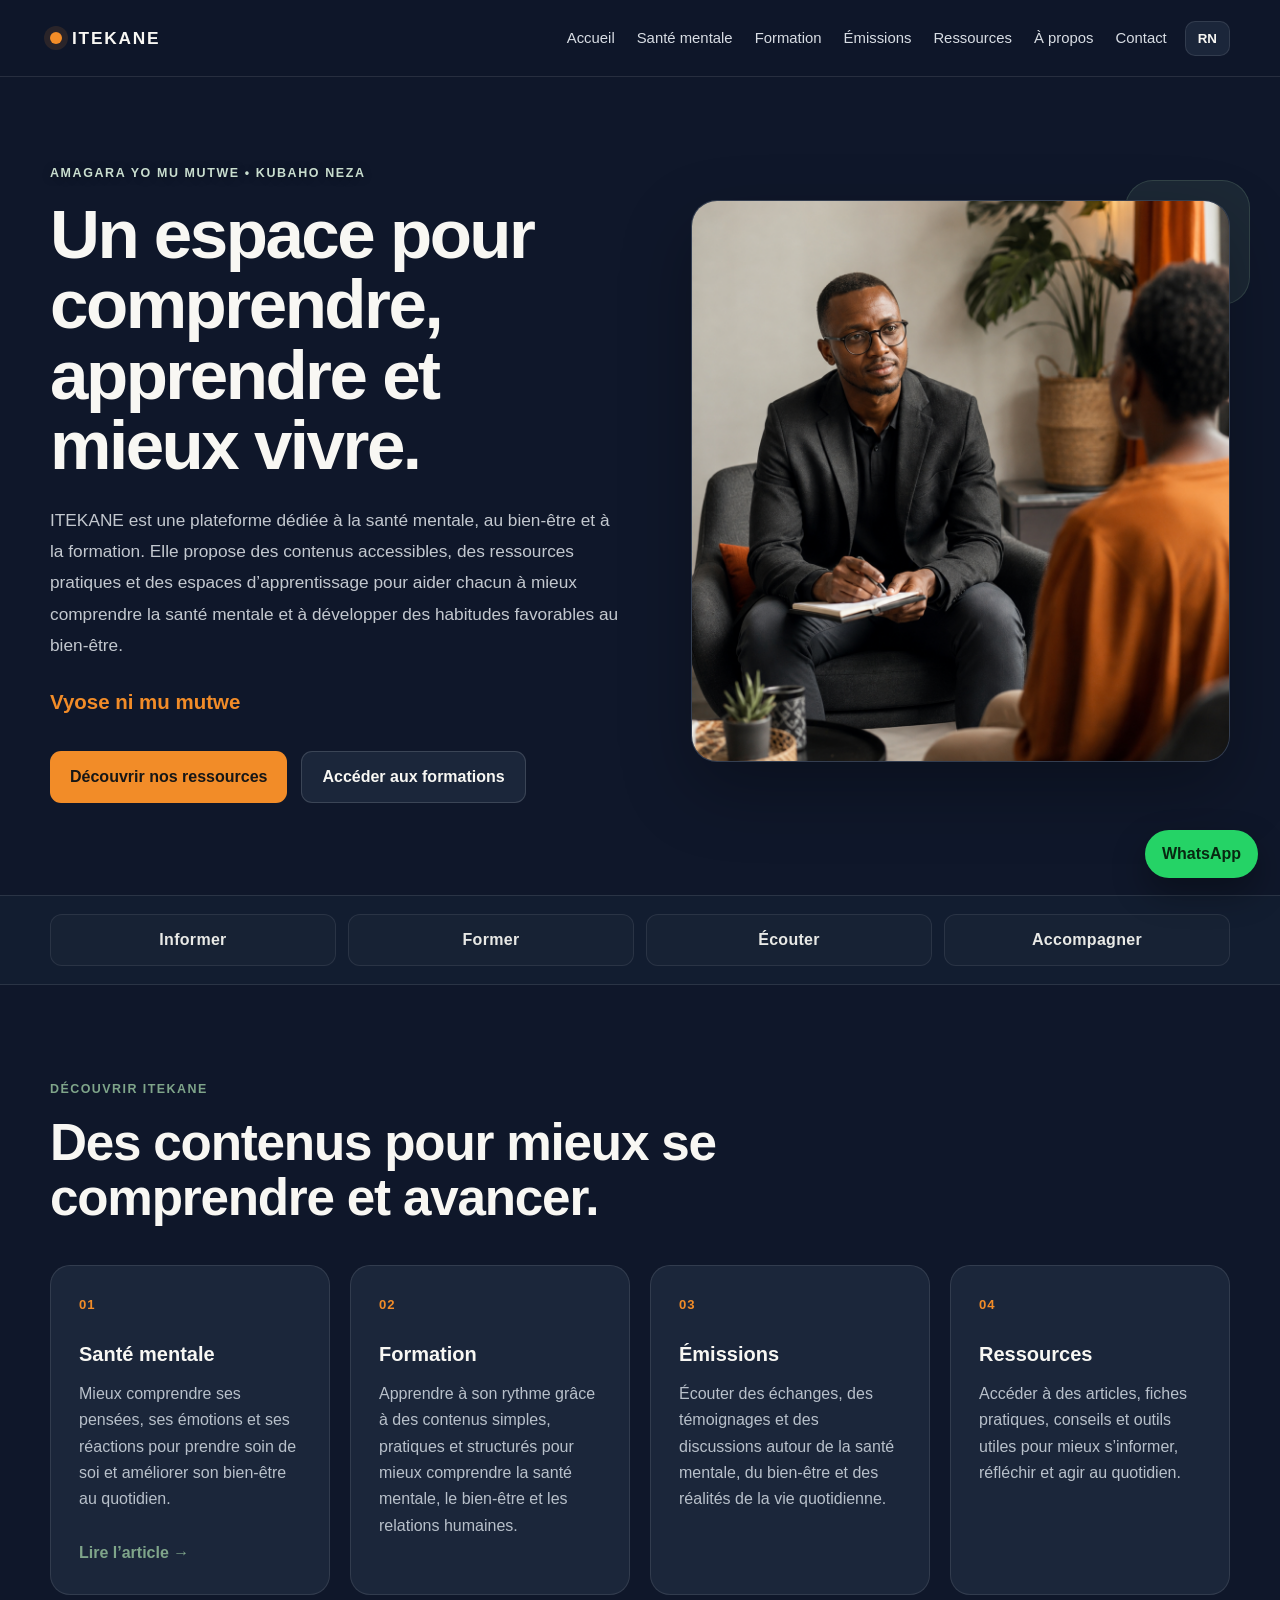
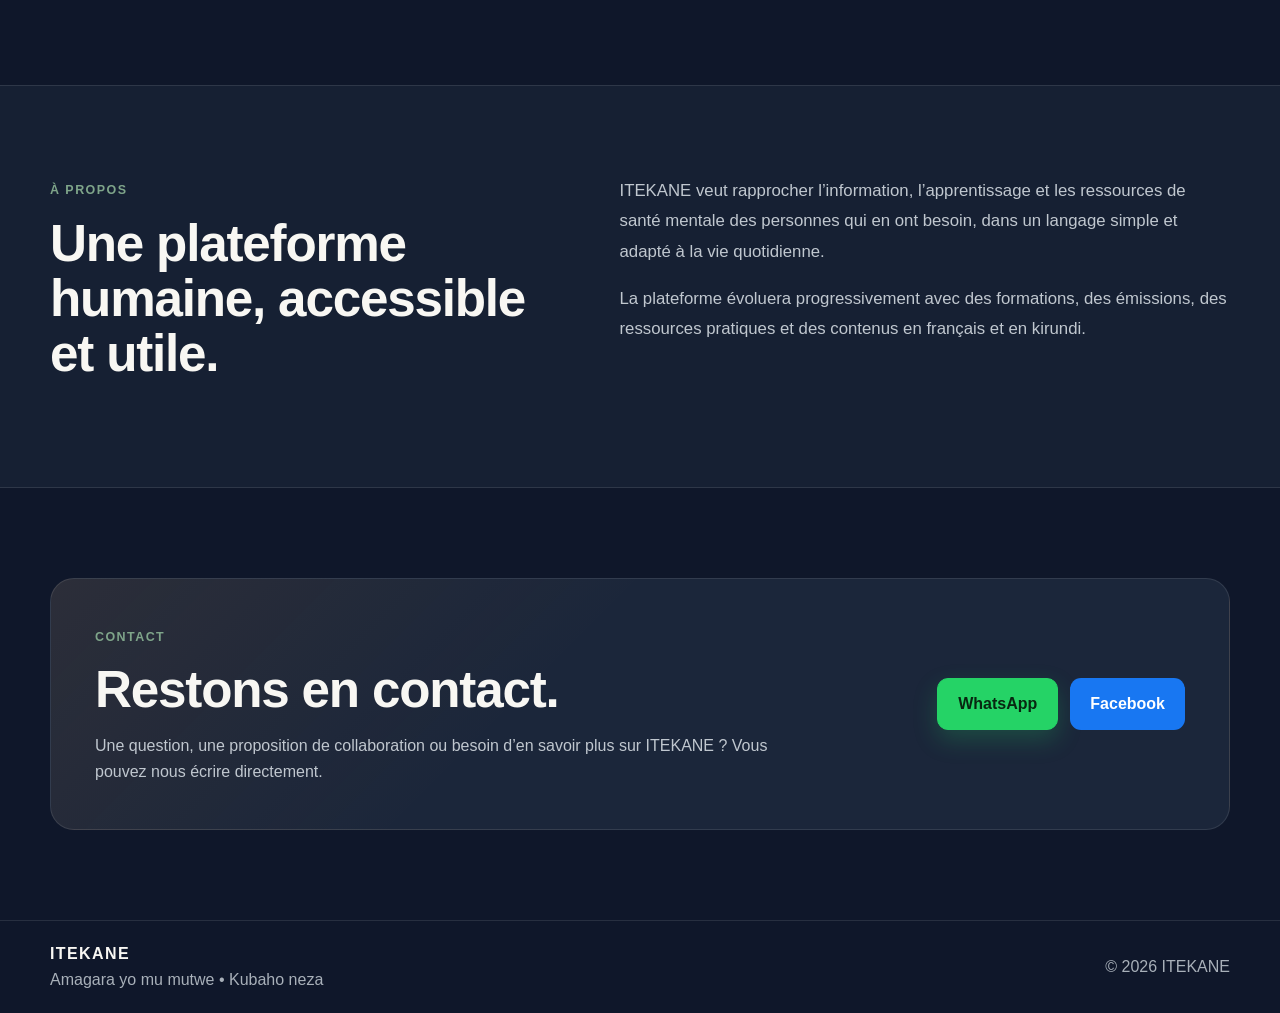
<file: index.html>
<!DOCTYPE html>
<html lang="fr">
<head>
  <meta charset="UTF-8" />
  <meta name="viewport" content="width=device-width, initial-scale=1.0" />
  <meta name="description" content="ITEKANE — Amagara yo mu mutwe • Kubaho neza. Plateforme de santé mentale, formation, émissions et ressources." />
  <title>ITEKANE | Santé mentale • Formation • Bien-être</title>
  <link rel="stylesheet" href="style.css" />
</head>
<body>

<header class="topbar">
  <div class="container nav-wrap">
    <a class="brand" href="#accueil" aria-label="Accueil ITEKANE">
      <span class="brand-dot" aria-hidden="true"></span>
      <span>ITEKANE</span>
    </a>

    <input type="checkbox" id="menu-toggle" class="menu-toggle" />
    <label for="menu-toggle" class="menu-button" aria-label="Ouvrir le menu">
      <span></span><span></span><span></span>
    </label>

    <nav class="nav">
      <a href="#accueil" data-fr="Accueil" data-rn="Ahabanza">Accueil</a>
      <a href="#sante-mentale" data-fr="Santé mentale" data-rn="Amagara yo mu mutwe">Santé mentale</a>
      <a href="#formation" data-fr="Formation" data-rn="Inyigisho">Formation</a>
      <a href="#emissions" data-fr="Émissions" data-rn="Ibiganiro">Émissions</a>
      <a href="#ressources" data-fr="Ressources" data-rn="Ubumenyi">Ressources</a>
      <a href="#apropos" data-fr="À propos" data-rn="Ibitwerekeye">À propos</a>
      <a href="#contact" data-fr="Contact" data-rn="Twandikire">Contact</a>
    </nav>

    <button id="langToggle" class="lang-btn" type="button" aria-label="Changer de langue">RN</button>
  </div>
</header>

<main>
  <section id="accueil" class="hero">
    <div class="container hero-grid">
      <div class="hero-copy">
        <p class="eyebrow"
           data-fr="Amagara yo mu mutwe • Kubaho neza"
           data-rn="Amagara yo mu mutwe • Kubaho neza">
          Amagara yo mu mutwe • Kubaho neza
        </p>

        <h1
          data-fr="Un espace pour comprendre, apprendre et mieux vivre."
          data-rn="Ikibanza co gutahura, kwiga no kubaho neza.">
          Un espace pour comprendre, apprendre et mieux vivre.
        </h1>

        <p class="lead"
           data-fr="ITEKANE est une plateforme dédiée à la santé mentale, au bien-être et à la formation. Elle propose des contenus accessibles, des ressources pratiques et des espaces d’apprentissage pour aider chacun à mieux comprendre la santé mentale et à développer des habitudes favorables au bien-être."
           data-rn="ITEKANE ni urubuga rwahariwe amagara yo mu mutwe, kubaho neza n’inyigisho. Rutanga ubumenyi bworoshe, ibikoresho ngirakamaro n’ivyigwa bifasha umuntu gutahura neza amagara yo mu mutwe no gutsimbataza ingeso zifasha kubaho neza.">
          ITEKANE est une plateforme dédiée à la santé mentale, au bien-être et à la formation. Elle propose des contenus accessibles, des ressources pratiques et des espaces d’apprentissage pour aider chacun à mieux comprendre la santé mentale et à développer des habitudes favorables au bien-être.
        </p>

        <p class="slogan">Vyose ni mu mutwe</p>

        <div class="hero-actions">
          <a class="btn btn-primary" href="#ressources"
             data-fr="Découvrir nos ressources"
             data-rn="Raba ubumenyi">
            Découvrir nos ressources
          </a>
          <a class="btn btn-secondary" href="#formation"
             data-fr="Accéder aux formations"
             data-rn="Ja ku nyigisho">
            Accéder aux formations
          </a>
        </div>
      </div>

      <div class="hero-visual">
        <div class="image-accent" aria-hidden="true"></div>
        <figure class="hero-photo">
          <img src="Plateforme-picture.png" alt="Écoute bienveillante et santé mentale" />
        </figure>
      </div>
    </div>
  </section>

  <section class="values-strip" aria-label="Valeurs ITEKANE">
    <div class="container values-grid">
      <div class="value-item" data-fr="Informer" data-rn="Kumenyesha">Informer</div>
      <div class="value-item" data-fr="Former" data-rn="Kwigisha">Former</div>
      <div class="value-item" data-fr="Écouter" data-rn="Kwumviriza">Écouter</div>
      <div class="value-item" data-fr="Accompagner" data-rn="Gufasha">Accompagner</div>
    </div>
  </section>

  <section id="sante-mentale" class="section">
    <div class="container">
      <div class="section-heading">
        <span data-fr="Découvrir ITEKANE" data-rn="Menya ITEKANE">Découvrir ITEKANE</span>
        <h2
          data-fr="Des contenus pour mieux se comprendre et avancer."
          data-rn="Ubumenyi bwo kwitahura neza no gutera imbere.">
          Des contenus pour mieux se comprendre et avancer.
        </h2>
      </div>

      <div class="grid four">
        <article class="card">
          <div class="card-number">01</div>
          <h3 data-fr="Santé mentale" data-rn="Amagara yo mu mutwe">Santé mentale</h3>
          <p
            data-fr="Mieux comprendre ses pensées, ses émotions et ses réactions pour prendre soin de soi et améliorer son bien-être au quotidien."
            data-rn="Gutahura neza ivyiyumviro, inyiyumvo n’ingene umuntu yitwara kugira yitwararike kandi arushirize kubaho neza buri musi.">
            Mieux comprendre ses pensées, ses émotions et ses réactions pour prendre soin de soi et améliorer son bien-être au quotidien.
          </p>
          <a class="card-link" href="comprendre-la-sante-mentale.html"
             data-fr="Lire l’article →"
             data-rn="Soma inkuru →">
            Lire l’article →
          </a>
        </article>

        <article id="formation" class="card">
          <div class="card-number">02</div>
          <h3 data-fr="Formation" data-rn="Inyigisho">Formation</h3>
          <p
            data-fr="Apprendre à son rythme grâce à des contenus simples, pratiques et structurés pour mieux comprendre la santé mentale, le bien-être et les relations humaines."
            data-rn="Kwiga ku muvuduko wawe biciye mu vyigwa vyoroshe, ngirakamaro kandi biteguye neza ku bijanye n’amagara yo mu mutwe, kubaho neza n’imigenderanire.">
            Apprendre à son rythme grâce à des contenus simples, pratiques et structurés pour mieux comprendre la santé mentale, le bien-être et les relations humaines.
          </p>
        </article>

        <article id="emissions" class="card">
          <div class="card-number">03</div>
          <h3 data-fr="Émissions" data-rn="Ibiganiro">Émissions</h3>
          <p
            data-fr="Écouter des échanges, des témoignages et des discussions autour de la santé mentale, du bien-être et des réalités de la vie quotidienne."
            data-rn="Kwumviriza ibiganiro, intahe n’ivyiyumviro ku magara yo mu mutwe, kubaho neza n’ubuzima bwa buri musi.">
            Écouter des échanges, des témoignages et des discussions autour de la santé mentale, du bien-être et des réalités de la vie quotidienne.
          </p>
        </article>

        <article id="ressources" class="card">
          <div class="card-number">04</div>
          <h3 data-fr="Ressources" data-rn="Ubumenyi">Ressources</h3>
          <p
            data-fr="Accéder à des articles, fiches pratiques, conseils et outils utiles pour mieux s’informer, réfléchir et agir au quotidien."
            data-rn="Kuronswa inkuru, impapuro ngirakamaro, impanuro n’ibikoresho bifasha kumenya, kwiyumvira no kugira ico ukoze buri musi.">
            Accéder à des articles, fiches pratiques, conseils et outils utiles pour mieux s’informer, réfléchir et agir au quotidien.
          </p>
        </article>
      </div>
    </div>
  </section>

  <section id="apropos" class="section section-soft">
    <div class="container about-grid">
      <div>
        <span class="section-kicker" data-fr="À propos" data-rn="Ibitwerekeye">À propos</span>
        <h2
          data-fr="Une plateforme humaine, accessible et utile."
          data-rn="Urubuga rw’abantu, rworoshe kandi ngirakamaro.">
          Une plateforme humaine, accessible et utile.
        </h2>
      </div>

      <div class="about-copy">
        <p
          data-fr="ITEKANE veut rapprocher l’information, l’apprentissage et les ressources de santé mentale des personnes qui en ont besoin, dans un langage simple et adapté à la vie quotidienne."
          data-rn="ITEKANE ishaka kwegera abantu bakeneye ubumenyi, inyigisho n’ibikoresho vy’amagara yo mu mutwe, mu mvugo yoroshe kandi ihuye n’ubuzima bwa buri musi.">
          ITEKANE veut rapprocher l’information, l’apprentissage et les ressources de santé mentale des personnes qui en ont besoin, dans un langage simple et adapté à la vie quotidienne.
        </p>
        <p
          data-fr="La plateforme évoluera progressivement avec des formations, des émissions, des ressources pratiques et des contenus en français et en kirundi."
          data-rn="Urubuga ruzogenda rwaguka rufise inyigisho, ibiganiro, ibikoresho ngirakamaro n’ibirimo mu gifaransa no mu kirundi.">
          La plateforme évoluera progressivement avec des formations, des émissions, des ressources pratiques et des contenus en français et en kirundi.
        </p>
      </div>
    </div>
  </section>

  <section id="contact" class="section">
    <div class="container contact-panel">
      <div class="contact-copy">
        <span class="section-kicker" data-fr="Contact" data-rn="Twandikire">Contact</span>
        <h2 data-fr="Restons en contact." data-rn="Tugume tuvugana.">Restons en contact.</h2>
        <p
          data-fr="Une question, une proposition de collaboration ou besoin d’en savoir plus sur ITEKANE ? Vous pouvez nous écrire directement."
          data-rn="Ufise ikibazo, iciyumviro co gukorana canke ushaka kumenya vyinshi kuri ITEKANE? Urashobora kutwandikira ubwo nyene.">
          Une question, une proposition de collaboration ou besoin d’en savoir plus sur ITEKANE ? Vous pouvez nous écrire directement.
        </p>
      </div>

      <div class="contact-actions">
        <a
          class="btn btn-whatsapp"
          href="https://wa.me/25776230236?text=Bonjour%20ITEKANE%2C%20je%20souhaite%20vous%20contacter."
          target="_blank"
          rel="noopener noreferrer">
          WhatsApp
        </a>

        <a
          class="btn btn-facebook"
          href="https://www.facebook.com/guy.lionnel.funguro"
          target="_blank"
          rel="noopener noreferrer">
          Facebook
        </a>
      </div>
    </div>
  </section>
</main>

<a
  class="whatsapp-float"
  href="https://wa.me/25776230236?text=Bonjour%20ITEKANE%2C%20je%20souhaite%20vous%20contacter."
  target="_blank"
  rel="noopener noreferrer"
  aria-label="Contacter ITEKANE sur WhatsApp">
  WhatsApp
</a>

<footer>
  <div class="container footer-wrap">
    <div>
      <strong>ITEKANE</strong>
      <span>Amagara yo mu mutwe • Kubaho neza</span>
    </div>
    <span>© 2026 ITEKANE</span>
  </div>
</footer>

<script>
  const langToggle = document.getElementById('langToggle');
  let lang = 'fr';

  langToggle.addEventListener('click', () => {
    lang = lang === 'fr' ? 'rn' : 'fr';
    document.documentElement.lang = lang === 'fr' ? 'fr' : 'rn';

    document.querySelectorAll('[data-fr][data-rn]').forEach(el => {
      el.textContent = el.dataset[lang];
    });

    langToggle.textContent = lang === 'fr' ? 'RN' : 'FR';
  });
</script>

</body>
</html>
</file>
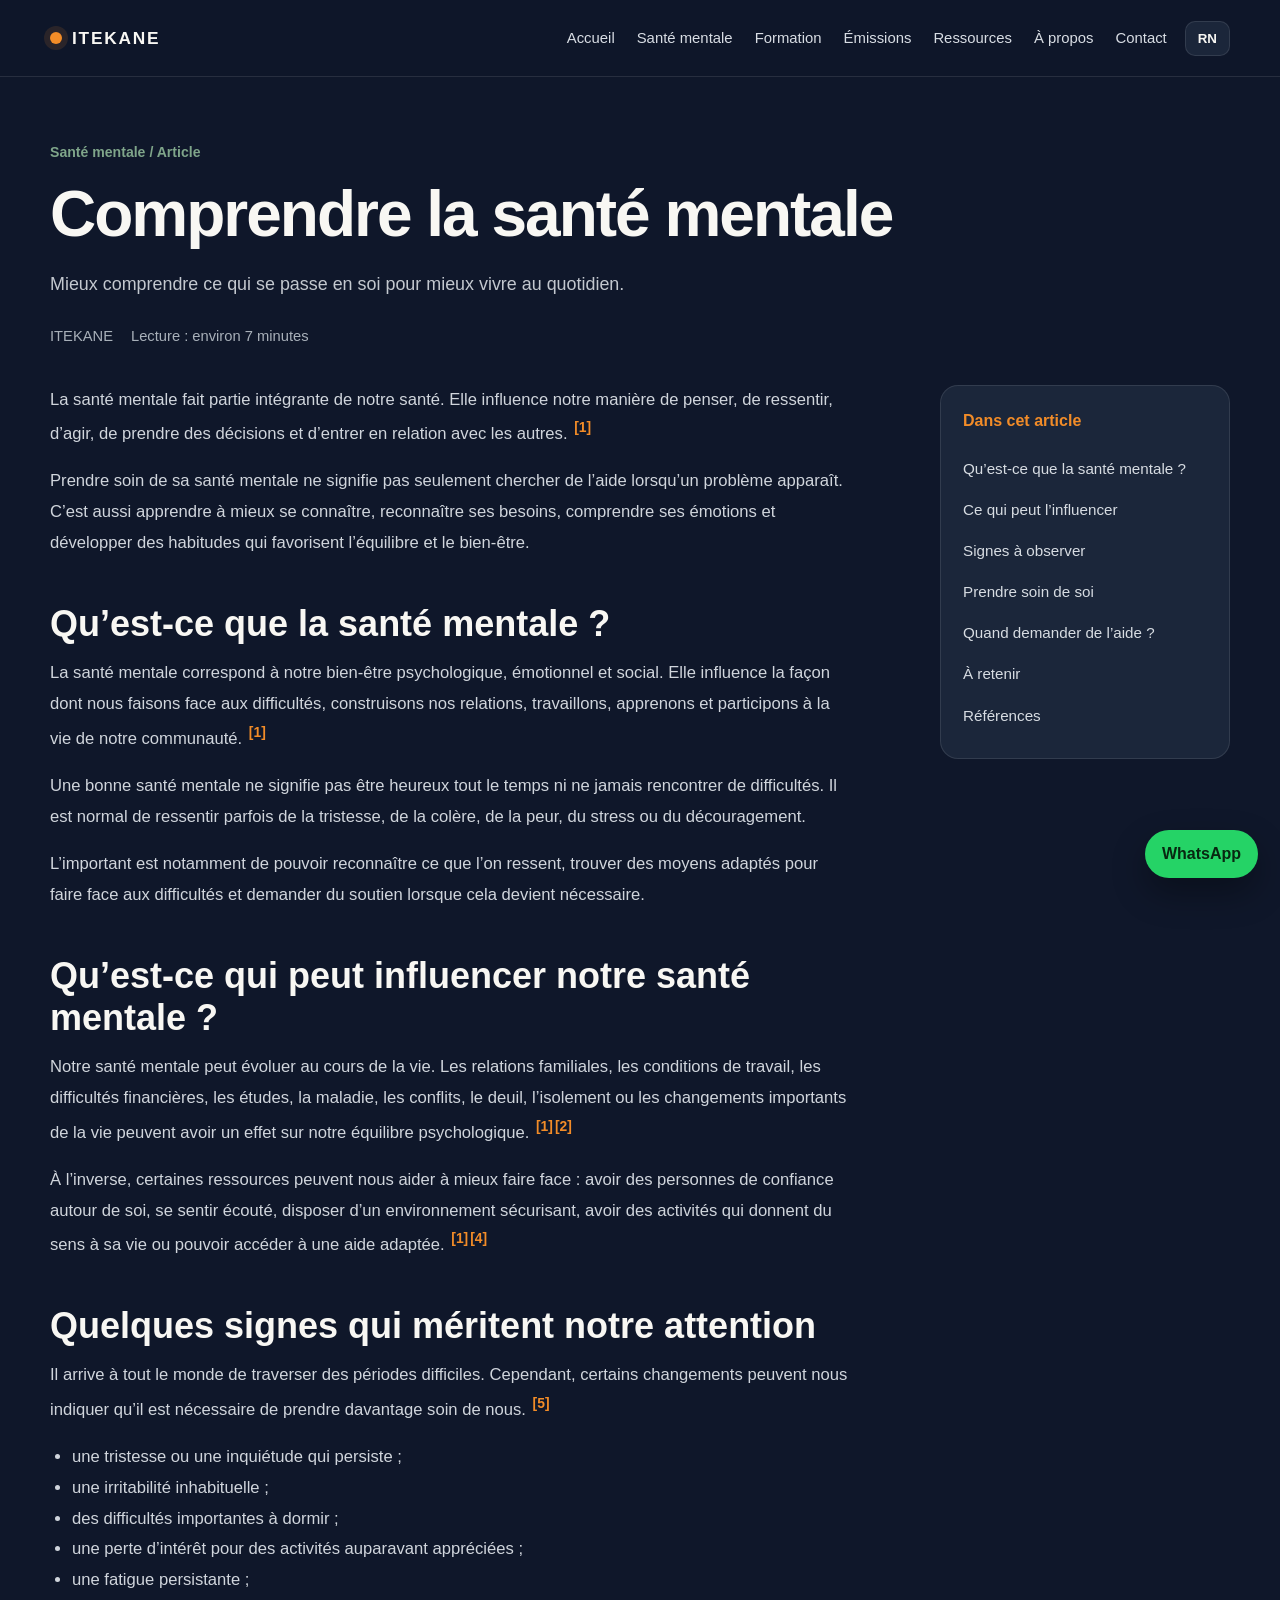
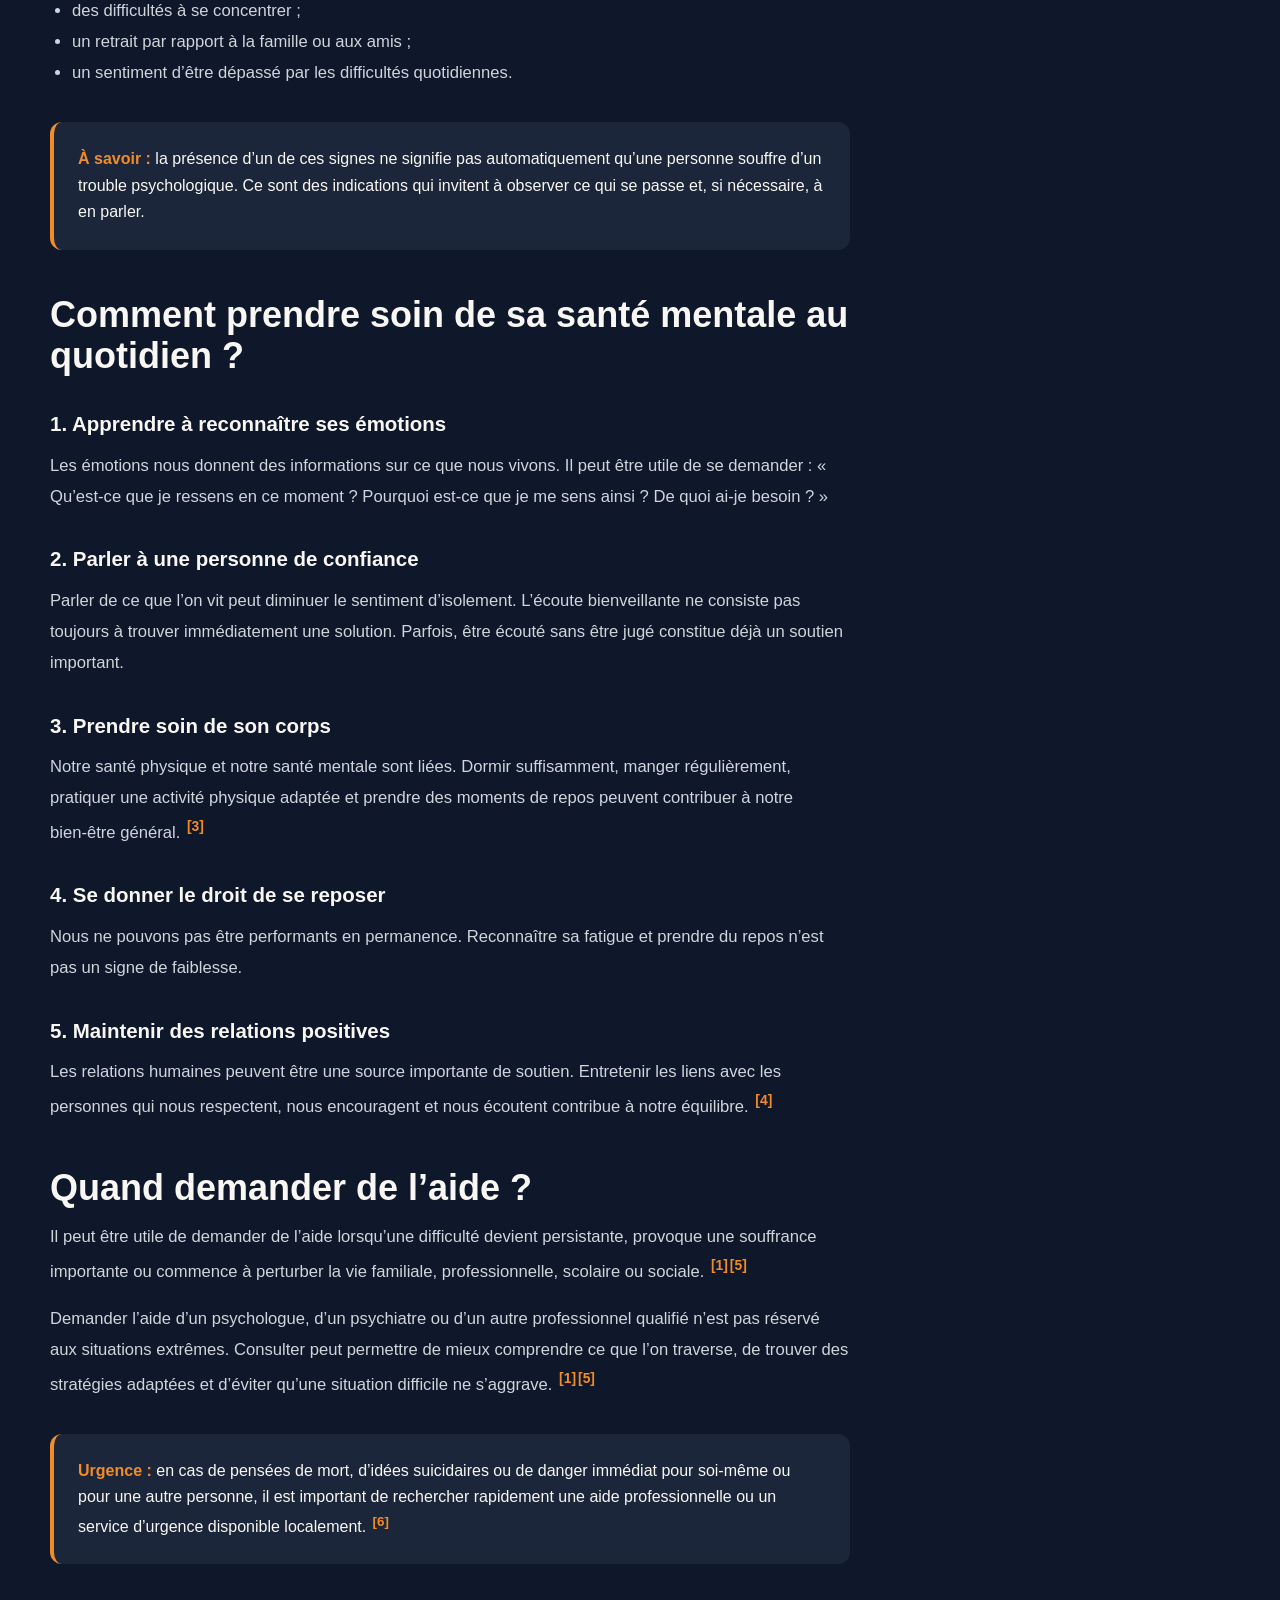
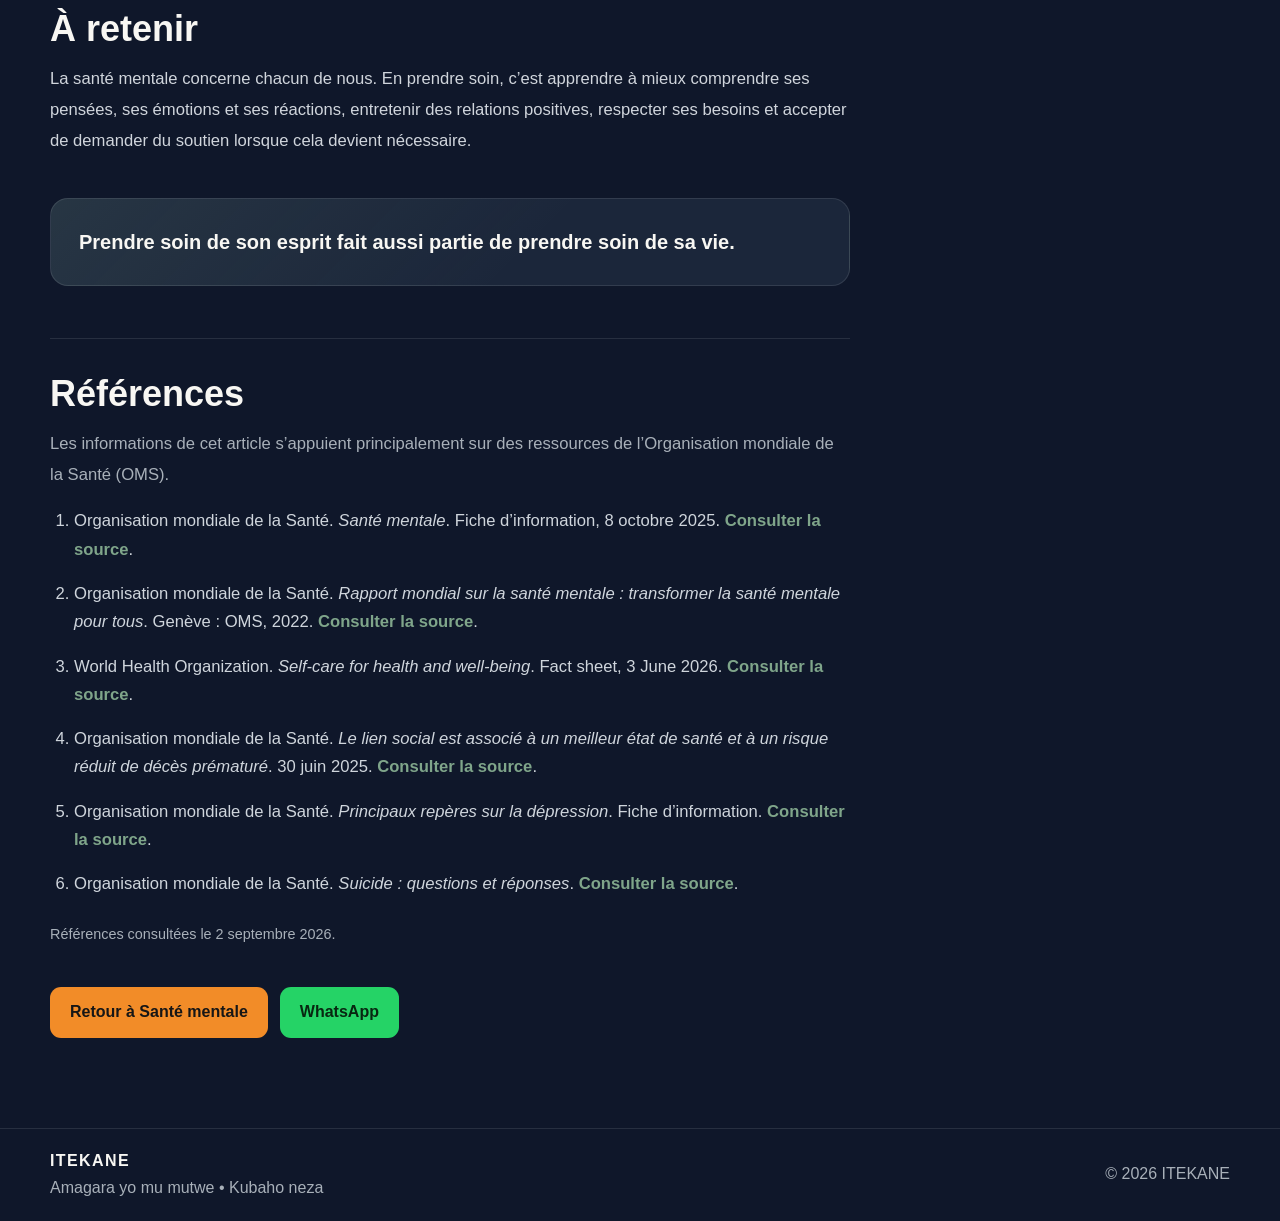
<file: comprendre-la-sante-mentale.html>
<!DOCTYPE html>
<html lang="fr">
<head>
  <meta charset="UTF-8" />
  <meta name="viewport" content="width=device-width, initial-scale=1.0" />
  <meta name="description" content="Comprendre la santé mentale : définition, facteurs d’influence, signes à observer, moyens de prendre soin de soi et moment où demander de l’aide." />
  <title>Comprendre la santé mentale | ITEKANE</title>
  <link rel="stylesheet" href="style.css" />
</head>
<body>

<header class="topbar">
  <div class="container nav-wrap">
    <a class="brand" href="index.html#accueil" aria-label="Accueil ITEKANE">
      <span class="brand-dot" aria-hidden="true"></span>
      <span>ITEKANE</span>
    </a>

    <input type="checkbox" id="menu-toggle" class="menu-toggle" />
    <label for="menu-toggle" class="menu-button" aria-label="Ouvrir le menu">
      <span></span><span></span><span></span>
    </label>

    <nav class="nav">
      <a href="index.html#accueil" data-fr="Accueil" data-rn="Ahabanza">Accueil</a>
      <a href="index.html#sante-mentale" data-fr="Santé mentale" data-rn="Amagara yo mu mutwe">Santé mentale</a>
      <a href="index.html#formation" data-fr="Formation" data-rn="Inyigisho">Formation</a>
      <a href="index.html#emissions" data-fr="Émissions" data-rn="Ibiganiro">Émissions</a>
      <a href="index.html#ressources" data-fr="Ressources" data-rn="Ubumenyi">Ressources</a>
      <a href="index.html#apropos" data-fr="À propos" data-rn="Ibitwerekeye">À propos</a>
      <a href="index.html#contact" data-fr="Contact" data-rn="Twandikire">Contact</a>
    </nav>

    <button id="langToggle" class="lang-btn" type="button" aria-label="Changer de langue">RN</button>
  </div>
</header>

<main>
  <section class="article-hero">
    <div class="container">
      <div class="article-breadcrumb">
        <a href="index.html#sante-mentale">Santé mentale</a> / Article
      </div>

      <h1 class="article-title">Comprendre la santé mentale</h1>

      <p class="article-subtitle">
        Mieux comprendre ce qui se passe en soi pour mieux vivre au quotidien.
      </p>

      <div class="article-meta">
        <span>ITEKANE</span>
        <span>Lecture : environ 7 minutes</span>
      </div>
    </div>
  </section>

  <section>
    <div class="container article-layout">
      <article class="article-content">

        <p>
          La santé mentale fait partie intégrante de notre santé. Elle influence notre manière de penser,
          de ressentir, d’agir, de prendre des décisions et d’entrer en relation avec les autres.
          <sup class="ref"><a href="#ref1" aria-label="Référence 1">[1]</a></sup>
        </p>

        <p>
          Prendre soin de sa santé mentale ne signifie pas seulement chercher de l’aide lorsqu’un problème
          apparaît. C’est aussi apprendre à mieux se connaître, reconnaître ses besoins, comprendre ses
          émotions et développer des habitudes qui favorisent l’équilibre et le bien-être.
        </p>

        <h2 id="definition">Qu’est-ce que la santé mentale ?</h2>

        <p>
          La santé mentale correspond à notre bien-être psychologique, émotionnel et social. Elle influence
          la façon dont nous faisons face aux difficultés, construisons nos relations, travaillons,
          apprenons et participons à la vie de notre communauté.
          <sup class="ref"><a href="#ref1" aria-label="Référence 1">[1]</a></sup>
        </p>

        <p>
          Une bonne santé mentale ne signifie pas être heureux tout le temps ni ne jamais rencontrer de
          difficultés. Il est normal de ressentir parfois de la tristesse, de la colère, de la peur, du
          stress ou du découragement.
        </p>

        <p>
          L’important est notamment de pouvoir reconnaître ce que l’on ressent, trouver des moyens adaptés
          pour faire face aux difficultés et demander du soutien lorsque cela devient nécessaire.
        </p>

        <h2 id="influences">Qu’est-ce qui peut influencer notre santé mentale ?</h2>

        <p>
          Notre santé mentale peut évoluer au cours de la vie. Les relations familiales, les conditions de
          travail, les difficultés financières, les études, la maladie, les conflits, le deuil, l’isolement
          ou les changements importants de la vie peuvent avoir un effet sur notre équilibre psychologique.
          <sup class="ref"><a href="#ref1" aria-label="Référence 1">[1]</a></sup><sup class="ref"><a href="#ref2" aria-label="Référence 2">[2]</a></sup>
        </p>

        <p>
          À l’inverse, certaines ressources peuvent nous aider à mieux faire face : avoir des personnes de
          confiance autour de soi, se sentir écouté, disposer d’un environnement sécurisant, avoir des
          activités qui donnent du sens à sa vie ou pouvoir accéder à une aide adaptée.
          <sup class="ref"><a href="#ref1" aria-label="Référence 1">[1]</a></sup><sup class="ref"><a href="#ref4" aria-label="Référence 4">[4]</a></sup>
        </p>

        <h2 id="signes">Quelques signes qui méritent notre attention</h2>

        <p>
          Il arrive à tout le monde de traverser des périodes difficiles. Cependant, certains changements
          peuvent nous indiquer qu’il est nécessaire de prendre davantage soin de nous.
          <sup class="ref"><a href="#ref5" aria-label="Référence 5">[5]</a></sup>
        </p>

        <ul>
          <li>une tristesse ou une inquiétude qui persiste ;</li>
          <li>une irritabilité inhabituelle ;</li>
          <li>des difficultés importantes à dormir ;</li>
          <li>une perte d’intérêt pour des activités auparavant appréciées ;</li>
          <li>une fatigue persistante ;</li>
          <li>des difficultés à se concentrer ;</li>
          <li>un retrait par rapport à la famille ou aux amis ;</li>
          <li>un sentiment d’être dépassé par les difficultés quotidiennes.</li>
        </ul>

        <div class="article-note">
          <strong>À savoir :</strong> la présence d’un de ces signes ne signifie pas automatiquement
          qu’une personne souffre d’un trouble psychologique. Ce sont des indications qui invitent à
          observer ce qui se passe et, si nécessaire, à en parler.
        </div>

        <h2 id="prendre-soin">Comment prendre soin de sa santé mentale au quotidien ?</h2>

        <h3>1. Apprendre à reconnaître ses émotions</h3>
        <p>
          Les émotions nous donnent des informations sur ce que nous vivons. Il peut être utile de se
          demander : « Qu’est-ce que je ressens en ce moment ? Pourquoi est-ce que je me sens ainsi ?
          De quoi ai-je besoin ? »
        </p>

        <h3>2. Parler à une personne de confiance</h3>
        <p>
          Parler de ce que l’on vit peut diminuer le sentiment d’isolement. L’écoute bienveillante ne
          consiste pas toujours à trouver immédiatement une solution. Parfois, être écouté sans être jugé
          constitue déjà un soutien important.
        </p>

        <h3>3. Prendre soin de son corps</h3>
        <p>
          Notre santé physique et notre santé mentale sont liées. Dormir suffisamment, manger régulièrement,
          pratiquer une activité physique adaptée et prendre des moments de repos peuvent contribuer à notre
          bien-être général.
          <sup class="ref"><a href="#ref3" aria-label="Référence 3">[3]</a></sup>
        </p>

        <h3>4. Se donner le droit de se reposer</h3>
        <p>
          Nous ne pouvons pas être performants en permanence. Reconnaître sa fatigue et prendre du repos
          n’est pas un signe de faiblesse.
        </p>

        <h3>5. Maintenir des relations positives</h3>
        <p>
          Les relations humaines peuvent être une source importante de soutien. Entretenir les liens avec
          les personnes qui nous respectent, nous encouragent et nous écoutent contribue à notre équilibre.
          <sup class="ref"><a href="#ref4" aria-label="Référence 4">[4]</a></sup>
        </p>

        <h2 id="aide">Quand demander de l’aide ?</h2>

        <p>
          Il peut être utile de demander de l’aide lorsqu’une difficulté devient persistante, provoque une
          souffrance importante ou commence à perturber la vie familiale, professionnelle, scolaire ou sociale.
          <sup class="ref"><a href="#ref1" aria-label="Référence 1">[1]</a></sup><sup class="ref"><a href="#ref5" aria-label="Référence 5">[5]</a></sup>
        </p>

        <p>
          Demander l’aide d’un psychologue, d’un psychiatre ou d’un autre professionnel qualifié n’est pas
          réservé aux situations extrêmes. Consulter peut permettre de mieux comprendre ce que l’on traverse,
          de trouver des stratégies adaptées et d’éviter qu’une situation difficile ne s’aggrave.
          <sup class="ref"><a href="#ref1" aria-label="Référence 1">[1]</a></sup><sup class="ref"><a href="#ref5" aria-label="Référence 5">[5]</a></sup>
        </p>

        <div class="article-note">
          <strong>Urgence :</strong> en cas de pensées de mort, d’idées suicidaires ou de danger immédiat
          pour soi-même ou pour une autre personne, il est important de rechercher rapidement une aide
          professionnelle ou un service d’urgence disponible localement.
          <sup class="ref"><a href="#ref6" aria-label="Référence 6">[6]</a></sup>
        </div>

        <h2 id="retenir">À retenir</h2>

        <p>
          La santé mentale concerne chacun de nous. En prendre soin, c’est apprendre à mieux comprendre ses
          pensées, ses émotions et ses réactions, entretenir des relations positives, respecter ses besoins
          et accepter de demander du soutien lorsque cela devient nécessaire.
        </p>

        <div class="article-quote">
          Prendre soin de son esprit fait aussi partie de prendre soin de sa vie.
        </div>


        <section class="references" id="references">
          <h2>Références</h2>
          <p class="references-intro">
            Les informations de cet article s’appuient principalement sur des ressources de l’Organisation mondiale de la Santé (OMS).
          </p>
          <ol>
            <li id="ref1">
              Organisation mondiale de la Santé. <em>Santé mentale</em>. Fiche d’information, 8 octobre 2025.
              <a href="https://www.who.int/fr/news-room/fact-sheets/detail/mental-health-strengthening-our-response"
                 target="_blank" rel="noopener noreferrer">Consulter la source</a>.
            </li>
            <li id="ref2">
              Organisation mondiale de la Santé. <em>Rapport mondial sur la santé mentale : transformer la santé mentale pour tous</em>.
              Genève : OMS, 2022.
              <a href="https://www.who.int/fr/publications/b/64597"
                 target="_blank" rel="noopener noreferrer">Consulter la source</a>.
            </li>
            <li id="ref3">
              World Health Organization. <em>Self-care for health and well-being</em>. Fact sheet, 3 June 2026.
              <a href="https://www.who.int/news-room/fact-sheets/detail/self-care-health-interventions"
                 target="_blank" rel="noopener noreferrer">Consulter la source</a>.
            </li>
            <li id="ref4">
              Organisation mondiale de la Santé. <em>Le lien social est associé à un meilleur état de santé et à un risque réduit de décès prématuré</em>.
              30 juin 2025.
              <a href="https://www.who.int/fr/news/item/30-06-2025-social-connection-linked-to-improved-heath-and-reduced-risk-of-early-death"
                 target="_blank" rel="noopener noreferrer">Consulter la source</a>.
            </li>
            <li id="ref5">
              Organisation mondiale de la Santé. <em>Principaux repères sur la dépression</em>. Fiche d’information.
              <a href="https://www.who.int/fr/news-room/fact-sheets/detail/depression"
                 target="_blank" rel="noopener noreferrer">Consulter la source</a>.
            </li>
            <li id="ref6">
              Organisation mondiale de la Santé. <em>Suicide : questions et réponses</em>.
              <a href="https://www.who.int/fr/news-room/questions-and-answers/item/suicide"
                 target="_blank" rel="noopener noreferrer">Consulter la source</a>.
            </li>
          </ol>
          <p class="reference-date">Références consultées le 2 septembre 2026.</p>
        </section>

        <div class="article-actions">
          <a class="btn btn-primary" href="index.html#sante-mentale">Retour à Santé mentale</a>
          <a class="btn btn-whatsapp"
             href="https://wa.me/25776230236?text=Bonjour%20ITEKANE%2C%20je%20souhaite%20vous%20contacter."
             target="_blank"
             rel="noopener noreferrer">
             WhatsApp
          </a>
        </div>
      </article>

      <aside class="article-aside">
        <h3>Dans cet article</h3>
        <a href="#definition">Qu’est-ce que la santé mentale ?</a>
        <a href="#influences">Ce qui peut l’influencer</a>
        <a href="#signes">Signes à observer</a>
        <a href="#prendre-soin">Prendre soin de soi</a>
        <a href="#aide">Quand demander de l’aide ?</a>
        <a href="#retenir">À retenir</a>
        <a href="#references">Références</a>
      </aside>
    </div>
  </section>
</main>

<a
  class="whatsapp-float"
  href="https://wa.me/25776230236?text=Bonjour%20ITEKANE%2C%20je%20souhaite%20vous%20contacter."
  target="_blank"
  rel="noopener noreferrer"
  aria-label="Contacter ITEKANE sur WhatsApp">
  WhatsApp
</a>

<footer>
  <div class="container footer-wrap">
    <div>
      <strong>ITEKANE</strong>
      <span>Amagara yo mu mutwe • Kubaho neza</span>
    </div>
    <span>© 2026 ITEKANE</span>
  </div>
</footer>

<script>
  const langToggle = document.getElementById('langToggle');
  let lang = 'fr';

  langToggle.addEventListener('click', () => {
    lang = lang === 'fr' ? 'rn' : 'fr';
    document.documentElement.lang = lang === 'fr' ? 'fr' : 'rn';

    document.querySelectorAll('[data-fr][data-rn]').forEach(el => {
      el.textContent = el.dataset[lang];
    });

    langToggle.textContent = lang === 'fr' ? 'RN' : 'FR';
  });
</script>

</body>
</html>
</file>
<file: style.css>
*{box-sizing:border-box}html{scroll-behavior:smooth}
:root{--navy:#0F172A;--navy-soft:#162033;--navy-card:#1B263A;--orange:#F28C28;--sage:#7FA58A;--cream:#F8F7F3;--muted:#A8B0B9;--line:rgba(255,255,255,.10);--shadow:0 28px 70px rgba(0,0,0,.28);--max:1180px}
body{margin:0;font-family:Arial,Helvetica,sans-serif;background:var(--navy);color:var(--cream);line-height:1.65}
img{max-width:100%}a{color:inherit;text-decoration:none}.container{width:min(var(--max),calc(100% - 40px));margin-inline:auto}
.topbar{position:sticky;top:0;z-index:100;background:rgba(15,23,42,.94);border-bottom:1px solid var(--line);backdrop-filter:blur(14px)}
.nav-wrap{min-height:76px;display:flex;align-items:center;gap:18px}.brand{display:inline-flex;align-items:center;gap:10px;color:var(--cream);font-size:1.08rem;font-weight:900;letter-spacing:1.8px}
.brand-dot{width:12px;height:12px;border-radius:50%;background:var(--orange);box-shadow:0 0 0 6px rgba(242,140,40,.12)}
.nav{display:flex;align-items:center;gap:22px;margin-left:auto}.nav a{color:#d8dde4;font-size:.93rem}.nav a:hover{color:var(--orange)}
.menu-toggle{display:none}.menu-button{display:none}.lang-btn{border:1px solid var(--line);background:var(--navy-card);color:var(--cream);border-radius:10px;font-weight:800;padding:9px 12px;cursor:pointer}
.hero{padding:82px 0 92px;overflow:hidden}.hero-grid{display:grid;grid-template-columns:minmax(0,1.03fr) minmax(390px,.97fr);gap:68px;align-items:center}
.eyebrow,.section-kicker,.section-heading>span{display:inline-block;margin:0 0 15px;color:var(--sage);font-size:.78rem;font-weight:900;letter-spacing:1.45px;text-transform:uppercase}
h1,h2,h3,p{margin-top:0}h1{max-width:720px;margin-bottom:24px;font-size:clamp(2.9rem,5.4vw,5rem);line-height:1.02;letter-spacing:-2.5px}
.lead{max-width:660px;margin-bottom:0;color:#c3c8cf;font-size:1.08rem;line-height:1.82}.slogan{margin:23px 0 0;color:var(--orange);font-size:1.28rem;font-weight:900}
.hero-actions{display:flex;flex-wrap:wrap;gap:14px;margin-top:32px}.btn{display:inline-flex;align-items:center;justify-content:center;min-height:48px;padding:12px 20px;border-radius:11px;font-weight:850}
.btn-primary{background:var(--orange);color:#161616}.btn-secondary{border:1px solid rgba(255,255,255,.14);background:var(--navy-card);color:var(--cream)}
.hero-visual{position:relative}.image-accent{position:absolute;top:-20px;right:-20px;width:125px;height:125px;border-radius:28px;background:rgba(127,165,138,.12);border:1px solid rgba(127,165,138,.22)}
.hero-photo{position:relative;z-index:2;margin:0;overflow:hidden;border-radius:26px;border:1px solid rgba(255,255,255,.11);box-shadow:var(--shadow);background:var(--navy-card)}
.hero-photo img{display:block;width:100%;height:560px;object-fit:cover;object-position:center}
.values-strip{border-top:1px solid var(--line);border-bottom:1px solid var(--line);background:#121d30}
.values-grid{display:grid;grid-template-columns:repeat(4,1fr);gap:12px;padding:18px 0}
.value-item{min-height:52px;display:flex;align-items:center;justify-content:center;text-align:center;padding:10px 14px;border:1px solid rgba(255,255,255,.08);border-radius:12px;background:rgba(255,255,255,.025);font-weight:800;letter-spacing:.3px;color:#e8e9e6}
.section{padding:90px 0}.section-heading{max-width:760px;margin-bottom:40px}.section-heading h2,.about-grid h2,.contact-panel h2{margin-bottom:15px;font-size:clamp(2rem,4vw,3.25rem);line-height:1.08;letter-spacing:-1.2px}
.grid{display:grid;gap:20px}.four{grid-template-columns:repeat(4,1fr)}.card{min-height:330px;display:flex;flex-direction:column;padding:28px;border:1px solid var(--line);border-radius:20px;background:var(--navy-card)}
.card-number{margin-bottom:22px;color:var(--orange);font-size:.82rem;font-weight:900;letter-spacing:1px}.card h3{margin-bottom:10px;font-size:1.25rem}.card p{margin-bottom:22px;color:#b8c0ca}
.section-soft{background:var(--navy-soft);border-top:1px solid var(--line);border-bottom:1px solid var(--line)}
.about-grid{display:grid;grid-template-columns:.9fr 1.1fr;gap:70px;align-items:start}.about-copy p{color:#c0c7cf;font-size:1.05rem;line-height:1.8}
.contact-panel{display:flex;align-items:center;justify-content:space-between;gap:46px;padding:44px;border:1px solid var(--line);border-radius:24px;background:linear-gradient(135deg,rgba(242,140,40,.08),transparent 42%),var(--navy-card)}
.contact-copy{max-width:720px}.contact-copy p{margin-bottom:0;color:#c0c7cf}.contact-actions{display:flex;flex-wrap:wrap;gap:12px}.btn-whatsapp{background:#25D366;color:#082711}.btn-facebook{background:#1877F2;color:white}
.whatsapp-float{position:fixed;right:22px;bottom:22px;z-index:120;display:inline-flex;align-items:center;justify-content:center;min-height:48px;padding:11px 17px;border-radius:999px;background:#25D366;color:#082711;font-weight:900;box-shadow:0 15px 35px rgba(0,0,0,.33)}
footer{border-top:1px solid var(--line)}.footer-wrap{min-height:92px;display:flex;align-items:center;justify-content:space-between;gap:24px;color:var(--muted)}.footer-wrap>div{display:flex;flex-direction:column}.footer-wrap strong{color:var(--cream);letter-spacing:1.4px}
@media(max-width:1000px){.nav{gap:14px}.hero-grid{grid-template-columns:1fr;gap:44px}.hero-visual{max-width:760px}.hero-photo img{height:520px}.four{grid-template-columns:repeat(2,1fr)}}
@media(max-width:760px){
.container{width:min(100% - 28px,var(--max))}.nav-wrap{min-height:66px;gap:10px}.brand{font-size:.96rem}.menu-button{display:flex;width:44px;height:44px;margin-left:auto;align-items:center;justify-content:center;flex-direction:column;gap:5px;border:1px solid var(--line);border-radius:10px;background:var(--navy-card);cursor:pointer}
.menu-button span{width:19px;height:2px;background:var(--cream);border-radius:2px}.lang-btn{width:50px;height:44px;padding:0}
.nav{display:none;position:absolute;top:66px;left:14px;right:14px;flex-direction:column;align-items:stretch;gap:0;margin-left:0;padding:10px;border:1px solid var(--line);border-radius:14px;background:var(--navy-card);box-shadow:0 20px 42px rgba(0,0,0,.35)}
.nav a{padding:12px;border-radius:9px}.menu-toggle:checked~.nav{display:flex}.hero{padding:48px 0 62px}.hero-grid{gap:34px}h1{font-size:clamp(2.45rem,11.5vw,3.55rem);letter-spacing:-1.4px}.lead{font-size:.98rem;line-height:1.72}.slogan{font-size:1.08rem}.hero-actions{flex-direction:column}.btn{width:100%;min-height:44px}
.image-accent{top:-10px;right:-5px;width:86px;height:86px}.hero-photo{border-radius:20px}.hero-photo img{height:auto;aspect-ratio:4/5}
.values-grid{grid-template-columns:repeat(2,1fr);gap:10px;padding:14px 0}.value-item{min-height:48px;font-size:.92rem;padding:9px 8px}
.section{padding:62px 0}.four{grid-template-columns:1fr}.card{min-height:auto;padding:24px}.about-grid{grid-template-columns:1fr;gap:20px}.contact-panel{flex-direction:column;align-items:stretch;gap:28px;padding:28px}.contact-actions{flex-direction:column}
.whatsapp-float{right:14px;bottom:18px;min-height:44px;padding:10px 14px;font-size:.9rem}.footer-wrap{min-height:auto;padding:24px 0;flex-direction:column;align-items:flex-start;gap:10px}
}


/* CORRECTION BOUTON WHATSAPP - CONTACT */
.contact-actions .btn-whatsapp {
  background: #25D366 !important;
  color: #082711 !important;
  border: 1px solid #25D366 !important;
  box-shadow: 0 10px 24px rgba(37, 211, 102, 0.22);
}

.contact-actions .btn-whatsapp:hover {
  background: #20bd5a !important;
  border-color: #20bd5a !important;
  color: #061b0c !important;
}

@media (max-width: 760px) {
  .contact-actions .btn-whatsapp {
    width: 100%;
  }
}


/* AMÉLIORATION VISIBILITÉ DU SOUS-TITRE PRINCIPAL */
.eyebrow {
  color: #C9DECf !important;
  font-weight: 900 !important;
  letter-spacing: 1.6px !important;
  text-shadow: 0 1px 8px rgba(0, 0, 0, 0.35);
}

@media (max-width: 760px) {
  .eyebrow {
    color: #D4E6D8 !important;
    font-size: 0.74rem !important;
    letter-spacing: 1.35px !important;
  }
}


/* LIENS DES CARTES */
.card-link {
  margin-top: auto;
  display: inline-flex;
  align-items: center;
  width: fit-content;
  color: var(--sage);
  font-weight: 850;
  transition: .2s ease;
}

.card-link:hover {
  color: var(--orange);
  transform: translateX(2px);
}

/* PAGE ARTICLE */
.article-hero {
  padding: 64px 0 36px;
}

.article-breadcrumb {
  margin-bottom: 18px;
  color: var(--sage);
  font-size: .88rem;
  font-weight: 800;
}

.article-breadcrumb a:hover {
  color: var(--orange);
}

.article-title {
  max-width: 900px;
  margin-bottom: 20px;
  font-size: clamp(2.6rem, 5vw, 4.6rem);
  line-height: 1.03;
  letter-spacing: -2px;
}

.article-subtitle {
  max-width: 760px;
  margin-bottom: 0;
  color: #c3c8cf;
  font-size: 1.12rem;
  line-height: 1.8;
}

.article-meta {
  display: flex;
  flex-wrap: wrap;
  gap: 12px 18px;
  margin-top: 24px;
  color: var(--muted);
  font-size: .92rem;
}

.article-layout {
  display: grid;
  grid-template-columns: minmax(0, 1fr) 290px;
  gap: 48px;
  align-items: start;
  padding-bottom: 90px;
}

.article-content {
  max-width: 800px;
}

.article-content h2 {
  margin: 44px 0 14px;
  font-size: clamp(1.65rem, 3vw, 2.25rem);
  line-height: 1.16;
}

.article-content h3 {
  margin: 30px 0 10px;
  font-size: 1.28rem;
}

.article-content p,
.article-content li {
  color: #d0d5dc;
  font-size: 1.04rem;
  line-height: 1.85;
}

.article-content ul {
  padding-left: 22px;
}

.article-note {
  margin: 34px 0;
  padding: 24px;
  border-left: 4px solid var(--orange);
  border-radius: 12px;
  background: var(--navy-card);
  color: var(--cream);
}

.article-note strong {
  color: var(--orange);
}

.article-quote {
  margin: 42px 0 0;
  padding: 28px;
  border-radius: 18px;
  background:
    linear-gradient(135deg, rgba(127,165,138,.12), transparent 60%),
    var(--navy-card);
  border: 1px solid var(--line);
  font-size: 1.25rem;
  font-weight: 800;
  line-height: 1.5;
}

.article-aside {
  position: sticky;
  top: 100px;
  padding: 22px;
  border: 1px solid var(--line);
  border-radius: 18px;
  background: var(--navy-card);
}

.article-aside h3 {
  margin-bottom: 14px;
  font-size: 1rem;
  color: var(--orange);
}

.article-aside a {
  display: block;
  padding: 8px 0;
  color: #d7dce2;
  font-size: .95rem;
}

.article-aside a:hover {
  color: var(--sage);
}

.article-actions {
  display: flex;
  flex-wrap: wrap;
  gap: 12px;
  margin-top: 40px;
}

@media (max-width: 900px) {
  .article-layout {
    grid-template-columns: 1fr;
  }

  .article-aside {
    position: static;
    order: -1;
  }
}

@media (max-width: 760px) {
  .article-hero {
    padding: 44px 0 28px;
  }

  .article-title {
    font-size: clamp(2.25rem, 11vw, 3.35rem);
    letter-spacing: -1.2px;
  }

  .article-subtitle {
    font-size: 1rem;
  }

  .article-layout {
    gap: 26px;
    padding-bottom: 62px;
  }

  .article-content p,
  .article-content li {
    font-size: 1rem;
    line-height: 1.78;
  }

  .article-actions {
    flex-direction: column;
  }
}


/* RÉFÉRENCES ARTICLE */
.ref a {
  color: var(--orange);
  font-weight: 800;
  text-decoration: none;
  margin-left: 2px;
}

.ref a:hover {
  text-decoration: underline;
}

.references {
  margin-top: 52px;
  padding-top: 34px;
  border-top: 1px solid var(--line);
}

.references h2 {
  margin-top: 0;
}

.references-intro,
.reference-date {
  color: var(--muted) !important;
}

.references ol {
  padding-left: 24px;
}

.references li {
  margin-bottom: 16px;
  color: #cfd5dc;
  line-height: 1.7;
}

.references li a {
  color: var(--sage);
  font-weight: 800;
}

.references li a:hover {
  color: var(--orange);
}

.reference-date {
  margin-top: 22px;
  font-size: .9rem !important;
}
</file>
